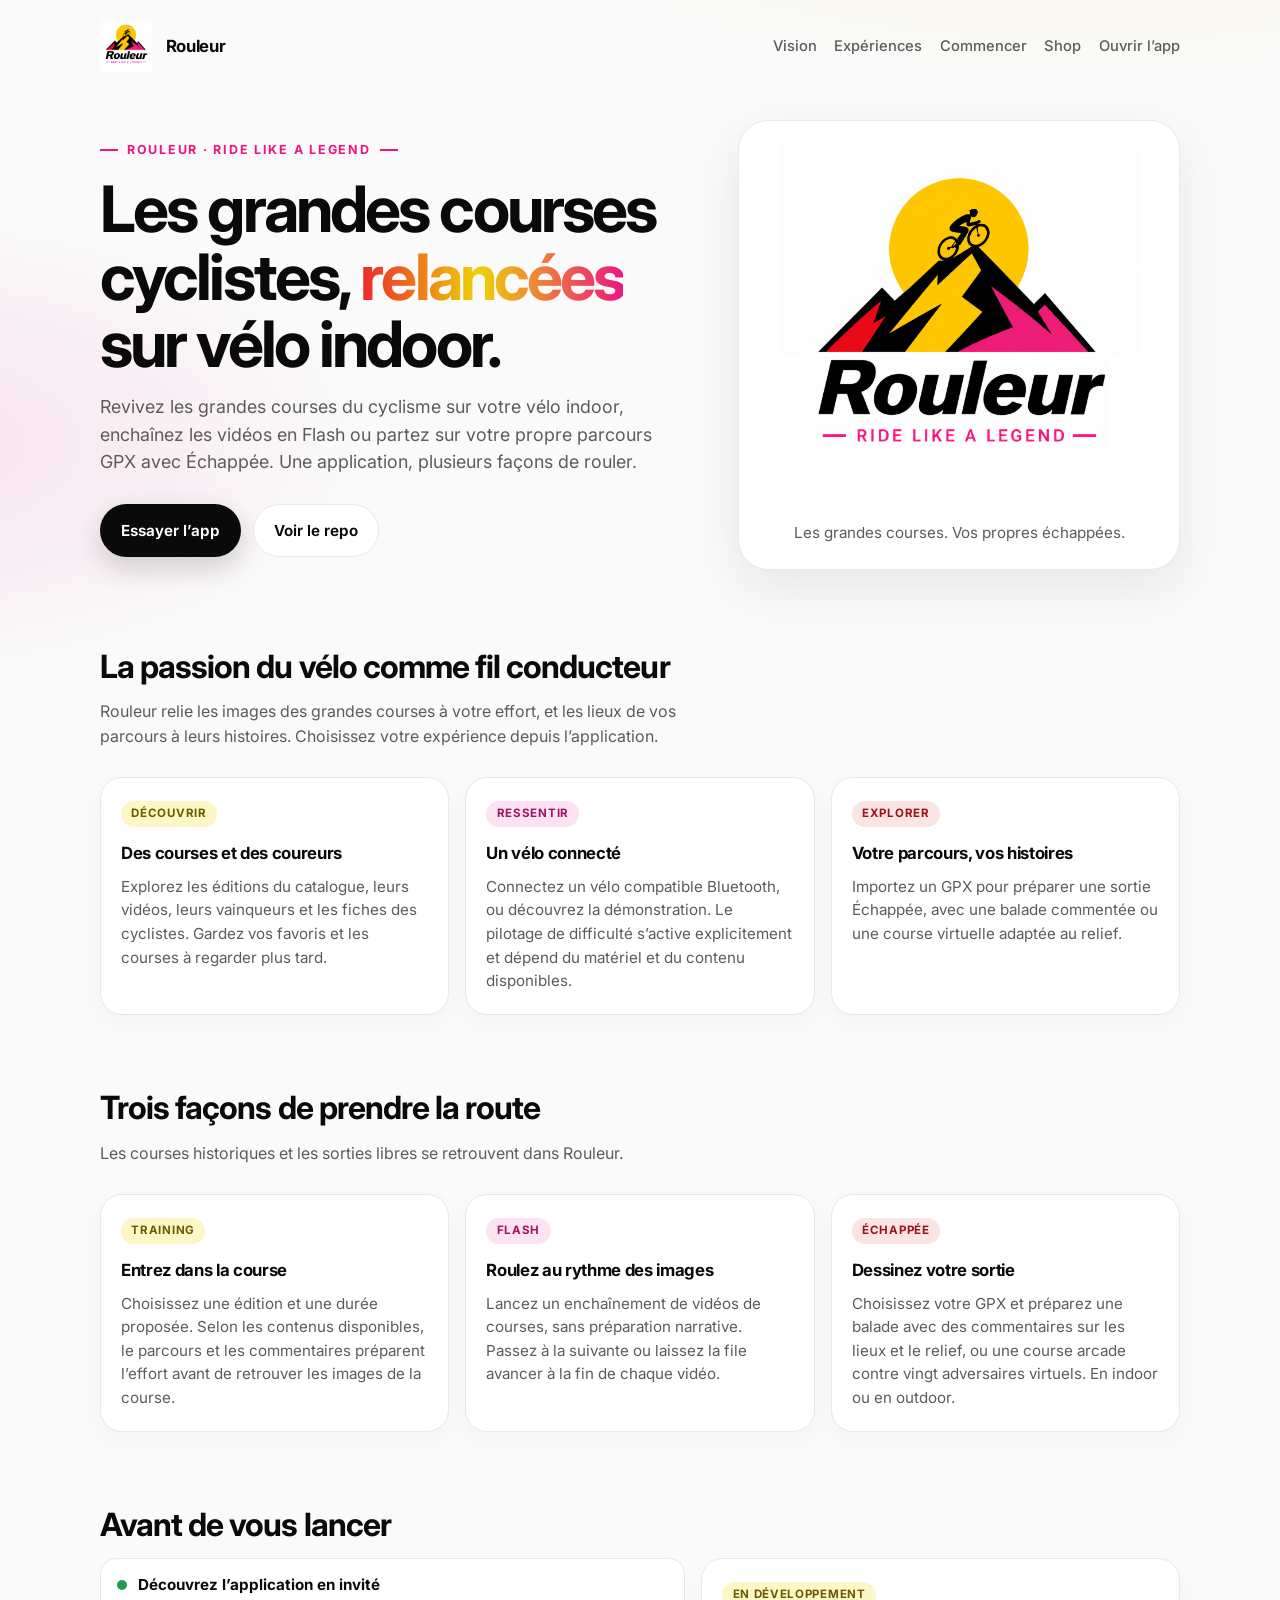
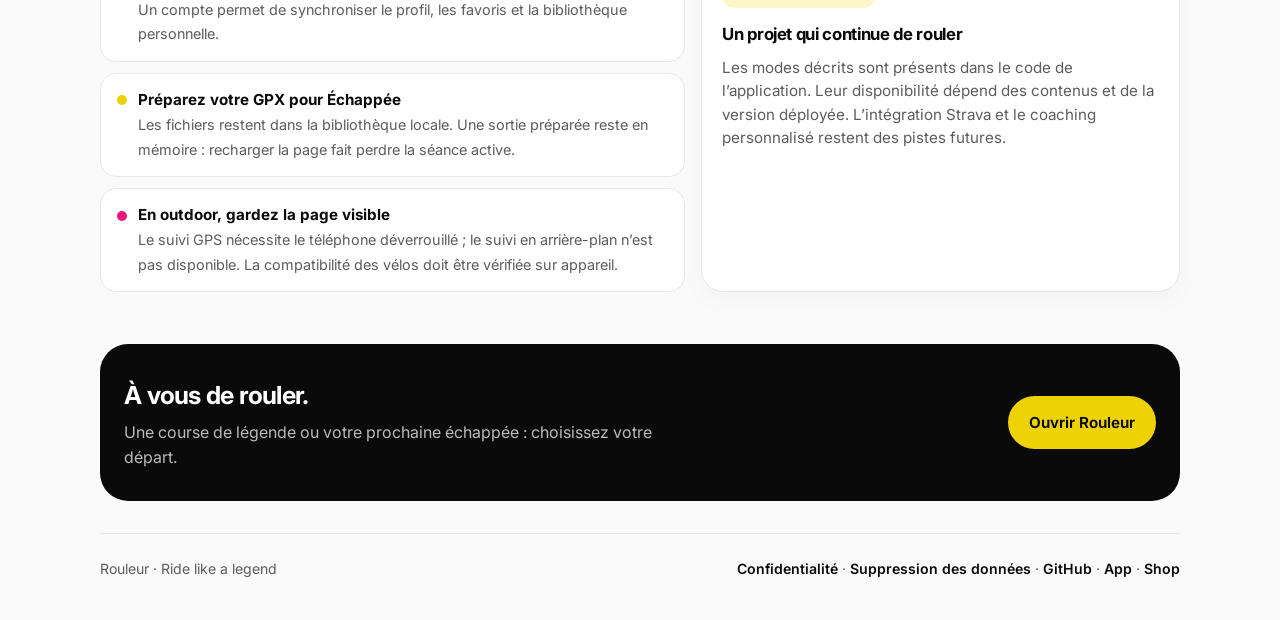
<file: index.html>
<!DOCTYPE html>
<html lang="fr">
<head>
  <meta charset="utf-8" />
  <meta name="viewport" content="width=device-width, initial-scale=1" />
  <title>Rouleur — Vélo indoor, courses cyclistes et parcours GPX</title>
  <meta name="description" content="Revivez les grandes courses cyclistes sur vélo indoor avec Training et Flash, ou explorez vos parcours GPX commentés avec Échappée dans Rouleur." />
  <link rel="canonical" href="https://rouleur.club/" />
  <meta property="og:type" content="website" />
  <meta property="og:locale" content="fr_FR" />
  <meta property="og:site_name" content="Rouleur" />
  <meta property="og:title" content="Rouleur — Vélo indoor, courses cyclistes et parcours GPX" />
  <meta property="og:description" content="Revivez les grandes courses cyclistes sur vélo indoor avec Training et Flash, ou explorez vos parcours GPX commentés avec Échappée dans Rouleur." />
  <meta property="og:url" content="https://rouleur.club/" />
  <meta property="og:image" content="https://rouleur.club/assets/rouleur-logo.png" />
  <meta property="og:image:width" content="1254" />
  <meta property="og:image:height" content="1254" />
  <meta property="og:image:alt" content="Rouleur — Ride like a legend, montagne et cycliste" />
  <meta name="twitter:card" content="summary" />
  <meta name="twitter:title" content="Rouleur — Vélo indoor, courses cyclistes et parcours GPX" />
  <meta name="twitter:description" content="Revivez les grandes courses cyclistes sur vélo indoor avec Training et Flash, ou explorez vos parcours GPX commentés avec Échappée dans Rouleur." />
  <meta name="twitter:image" content="https://rouleur.club/assets/rouleur-logo.png" />
  <meta name="twitter:image:alt" content="Rouleur — Ride like a legend, montagne et cycliste" />
  <meta name="theme-color" content="#0a0a0a" />
  <link rel="icon" type="image/png" href="assets/favicon.png" />
  <link rel="apple-touch-icon" href="assets/apple-touch-icon.png" />
  <link rel="preconnect" href="https://fonts.googleapis.com" />
  <link rel="preconnect" href="https://fonts.gstatic.com" crossorigin />
  <link href="https://fonts.googleapis.com/css2?family=Inter:wght@400;500;600;700;800&display=swap" rel="stylesheet" />
  <script type="application/ld+json">
{
  "@context": "https://schema.org",
  "@graph": [
    {
      "@type": "WebSite",
      "@id": "https://rouleur.club/#website",
      "url": "https://rouleur.club/",
      "name": "Rouleur",
      "inLanguage": "fr"
    },
    {
      "@type": "WebPage",
      "@id": "https://rouleur.club/#webpage",
      "url": "https://rouleur.club/",
      "name": "Rouleur — Vélo indoor, courses cyclistes et parcours GPX",
      "description": "Revivez les grandes courses cyclistes sur vélo indoor avec Training et Flash, ou explorez vos parcours GPX commentés avec Échappée dans Rouleur.",
      "inLanguage": "fr",
      "isPartOf": {
        "@id": "https://rouleur.club/#website"
      },
      "primaryImageOfPage": {
        "@type": "ImageObject",
        "url": "https://rouleur.club/assets/rouleur-logo.png",
        "width": 1254,
        "height": 1254
      }
    }
  ]
}
  </script>
  <style>
    :root {
      --ink: #0a0a0a;
      --paper: #fafafa;
      --muted: #5c5c5c;
      --line: #e8e8e8;
      --yellow: #edd206;
      --pink: #ed167e;
      --red: #ed262e;
      --card: #ffffff;
      --shadow: 0 18px 50px rgba(10, 10, 10, 0.08);
      --radius: 22px;
    }

    * { box-sizing: border-box; }
    html { scroll-behavior: smooth; }
    body {
      margin: 0;
      font-family: Inter, system-ui, -apple-system, Segoe UI, Roboto, sans-serif;
      color: var(--ink);
      background:
        radial-gradient(1200px 500px at 85% -10%, rgba(245, 212, 0, 0.18), transparent 60%),
        radial-gradient(900px 420px at -10% 20%, rgba(233, 30, 140, 0.12), transparent 55%),
        var(--paper);
      line-height: 1.55;
    }

    a { color: inherit; }
    a:focus-visible { outline: 3px solid var(--pink); outline-offset: 4px; }
    @media (prefers-reduced-motion: reduce) { html { scroll-behavior: auto; } .btn { transition: none; } }

    .wrap {
      width: min(1080px, calc(100% - 2.5rem));
      margin: 0 auto;
    }

    header {
      display: flex;
      align-items: center;
      justify-content: space-between;
      padding: 1.25rem 0 0.5rem;
      gap: 1rem;
    }

    .brand {
      display: flex;
      align-items: center;
      gap: 0.85rem;
      text-decoration: none;
      font-weight: 700;
      letter-spacing: -0.02em;
    }

    .brand img {
      width: 52px;
      height: 52px;
      object-fit: contain;
    }

    .brand span { font-size: 1.05rem; }

    nav {
      display: flex;
      flex-wrap: wrap;
      gap: 0.75rem 1.1rem;
      font-size: 0.92rem;
      font-weight: 500;
      color: var(--muted);
    }

    nav a { text-decoration: none; }
    nav a:hover { color: var(--ink); }

    .hero {
      display: grid;
      grid-template-columns: 1.15fr 0.85fr;
      gap: 2.5rem;
      align-items: center;
      padding: 2.5rem 0 3.5rem;
    }

    .eyebrow {
      display: inline-flex;
      align-items: center;
      gap: 0.55rem;
      font-size: 0.78rem;
      font-weight: 700;
      letter-spacing: 0.14em;
      text-transform: uppercase;
      color: var(--pink);
      margin: 0 0 1rem;
    }

    .eyebrow::before,
    .eyebrow::after {
      content: "";
      width: 18px;
      height: 2px;
      background: var(--pink);
    }

    h1 {
      margin: 0 0 1rem;
      font-size: clamp(2.4rem, 5vw, 4rem);
      line-height: 1.05;
      letter-spacing: -0.045em;
    }

    h1 em {
      font-style: normal;
      background: linear-gradient(90deg, var(--red), var(--yellow) 45%, var(--pink));
      -webkit-background-clip: text;
      background-clip: text;
      color: transparent;
    }

    .lede {
      margin: 0 0 1.75rem;
      font-size: 1.12rem;
      color: var(--muted);
      max-width: 36rem;
    }

    .actions {
      display: flex;
      flex-wrap: wrap;
      gap: 0.75rem;
    }

    .btn {
      display: inline-flex;
      align-items: center;
      justify-content: center;
      gap: 0.45rem;
      padding: 0.85rem 1.25rem;
      border-radius: 999px;
      text-decoration: none;
      font-weight: 650;
      font-size: 0.95rem;
      border: 1px solid transparent;
      transition: transform 0.15s ease, box-shadow 0.15s ease, background 0.15s ease;
    }

    .btn:hover { transform: translateY(-1px); }

    .btn-primary {
      background: var(--ink);
      color: white;
      box-shadow: 0 10px 28px rgba(10, 10, 10, 0.18);
    }

    .btn-secondary {
      background: white;
      border-color: var(--line);
    }

    .hero-card {
      background: var(--card);
      border: 1px solid var(--line);
      border-radius: calc(var(--radius) + 8px);
      box-shadow: var(--shadow);
      padding: 1.5rem;
      text-align: center;
    }

    .hero-card img {
      width: min(100%, 360px);
      height: auto;
      display: block;
      margin: 0 auto 1rem;
    }

    .hero-card p {
      margin: 0;
      color: var(--muted);
      font-size: 0.95rem;
    }

    section {
      padding: 1rem 0 3.25rem;
    }

    .section-title {
      margin: 0 0 0.5rem;
      font-size: clamp(1.5rem, 3vw, 2rem);
      letter-spacing: -0.03em;
    }

    .section-sub {
      margin: 0 0 1.75rem;
      color: var(--muted);
      max-width: 40rem;
    }

    .grid {
      display: grid;
      grid-template-columns: repeat(3, 1fr);
      gap: 1rem;
    }

    .card {
      background: var(--card);
      border: 1px solid var(--line);
      border-radius: var(--radius);
      padding: 1.35rem 1.25rem;
      box-shadow: 0 8px 24px rgba(10, 10, 10, 0.03);
    }

    .card h3 {
      margin: 0 0 0.55rem;
      font-size: 1.05rem;
      letter-spacing: -0.02em;
    }

    .card p {
      margin: 0;
      color: var(--muted);
      font-size: 0.95rem;
    }

    .pill {
      display: inline-block;
      margin-bottom: 0.8rem;
      padding: 0.25rem 0.65rem;
      border-radius: 999px;
      font-size: 0.72rem;
      font-weight: 700;
      letter-spacing: 0.06em;
      text-transform: uppercase;
      background: rgba(245, 212, 0, 0.22);
      color: #6b5a00;
    }

    .pill.pink { background: rgba(233, 30, 140, 0.12); color: #a01362; }
    .pill.red { background: rgba(227, 28, 35, 0.12); color: #9d1218; }

    .status {
      display: grid;
      grid-template-columns: 1.1fr 0.9fr;
      gap: 1rem;
    }

    .status-list {
      list-style: none;
      margin: 0;
      padding: 0;
      display: grid;
      gap: 0.7rem;
    }

    .status-list li {
      display: flex;
      gap: 0.7rem;
      align-items: flex-start;
      background: var(--card);
      border: 1px solid var(--line);
      border-radius: 16px;
      padding: 0.9rem 1rem;
    }

    .dot {
      width: 10px;
      height: 10px;
      border-radius: 50%;
      margin-top: 0.45rem;
      flex: 0 0 auto;
      background: var(--pink);
    }

    .dot.ok { background: #1f9d55; }
    .dot.next { background: var(--yellow); }

    .status-list strong { display: block; font-size: 0.95rem; }
    .status-list span { color: var(--muted); font-size: 0.9rem; }

    .cta {
      background: var(--ink);
      color: white;
      border-radius: calc(var(--radius) + 6px);
      padding: 2rem 1.5rem;
      display: flex;
      flex-wrap: wrap;
      align-items: center;
      justify-content: space-between;
      gap: 1.25rem;
      margin-bottom: 2rem;
    }

    .cta h2 {
      margin: 0 0 0.35rem;
      font-size: 1.55rem;
      letter-spacing: -0.03em;
    }

    .cta p {
      margin: 0;
      color: rgba(255,255,255,0.72);
      max-width: 36rem;
    }

    .cta .btn-primary {
      background: var(--yellow);
      color: var(--ink);
      box-shadow: none;
    }

    footer {
      border-top: 1px solid var(--line);
      padding: 1.5rem 0 2.5rem;
      color: var(--muted);
      font-size: 0.88rem;
      display: flex;
      flex-wrap: wrap;
      gap: 0.75rem 1.25rem;
      justify-content: space-between;
    }

    footer a { color: var(--ink); font-weight: 600; text-decoration: none; }

    @media (max-width: 860px) {
      .hero, .grid, .status { grid-template-columns: 1fr; }
      header { flex-wrap: wrap; }
      nav { gap: .7rem; font-size: .85rem; }
      .hero { padding-top: 1.5rem; }
    }
  </style>
</head>
<body>
  <div class="wrap">
    <header>
      <a class="brand" href="./">
        <img src="assets/rouleur-logo.png" width="1254" height="1254" alt="" />
        <span>Rouleur</span>
      </a>
      <nav>
        <a href="#vision">Vision</a>
        <a href="#experiences">Expériences</a>
        <a href="#demarrer">Commencer</a>
        <a href="https://shop.rouleur.club">Shop</a>
        <a href="https://legend-161af.web.app" target="_blank" rel="noopener">Ouvrir l’app</a>
      </nav>
    </header>

    <main>
    <section class="hero">
      <div>
        <p class="eyebrow">Rouleur · Ride like a legend</p>
        <h1>Les grandes courses cyclistes, <em>relancées</em> sur vélo indoor.</h1>
        <p class="lede">
          Revivez les grandes courses du cyclisme sur votre vélo indoor, enchaînez les vidéos
          en Flash ou partez sur votre propre parcours GPX avec Échappée.
          Une application, plusieurs façons de rouler.
        </p>
        <div class="actions">
          <a class="btn btn-primary" href="https://legend-161af.web.app" target="_blank" rel="noopener">Essayer l’app</a>
          <a class="btn btn-secondary" href="https://github.com/bevrard/legend" target="_blank" rel="noopener">Voir le repo</a>
        </div>
      </div>
      <aside class="hero-card">
        <img src="assets/rouleur-logo.png" width="1254" height="1254" alt="Rouleur — Ride like a legend, montagne et cycliste" />
        <p>Les grandes courses. Vos propres échappées.</p>
      </aside>
    </section>

    <section id="vision">
      <h2 class="section-title">La passion du vélo comme fil conducteur</h2>
      <p class="section-sub">Rouleur relie les images des grandes courses à votre effort, et les lieux de vos parcours à leurs histoires. Choisissez votre expérience depuis l’application.</p>
      <div class="grid">
        <article class="card"><span class="pill">Découvrir</span><h3>Des courses et des coureurs</h3><p>Explorez les éditions du catalogue, leurs vidéos, leurs vainqueurs et les fiches des cyclistes. Gardez vos favoris et les courses à regarder plus tard.</p></article>
        <article class="card"><span class="pill pink">Ressentir</span><h3>Un vélo connecté</h3><p>Connectez un vélo compatible Bluetooth, ou découvrez la démonstration. Le pilotage de difficulté s’active explicitement et dépend du matériel et du contenu disponibles.</p></article>
        <article class="card"><span class="pill red">Explorer</span><h3>Votre parcours, vos histoires</h3><p>Importez un GPX pour préparer une sortie Échappée, avec une balade commentée ou une course virtuelle adaptée au relief.</p></article>
      </div>
    </section>
    <section id="experiences">
      <h2 class="section-title">Trois façons de prendre la route</h2>
      <p class="section-sub">Les courses historiques et les sorties libres se retrouvent dans Rouleur.</p>
      <div class="grid">
        <article class="card"><span class="pill">Training</span><h3>Entrez dans la course</h3><p>Choisissez une édition et une durée proposée. Selon les contenus disponibles, le parcours et les commentaires préparent l’effort avant de retrouver les images de la course.</p></article>
        <article class="card"><span class="pill pink">Flash</span><h3>Roulez au rythme des images</h3><p>Lancez un enchaînement de vidéos de courses, sans préparation narrative. Passez à la suivante ou laissez la file avancer à la fin de chaque vidéo.</p></article>
        <article class="card"><span class="pill red">Échappée</span><h3>Dessinez votre sortie</h3><p>Choisissez votre GPX et préparez une balade avec des commentaires sur les lieux et le relief, ou une course arcade contre vingt adversaires virtuels. En indoor ou en outdoor.</p></article>
      </div>
    </section>
    <section id="demarrer">
      <h2 class="section-title">Avant de vous lancer</h2>
      <div class="status">
        <ul class="status-list">
          <li><span class="dot ok" aria-hidden="true"></span><div><strong>Découvrez l’application en invité</strong><span>Un compte permet de synchroniser le profil, les favoris et la bibliothèque personnelle.</span></div></li>
          <li><span class="dot next" aria-hidden="true"></span><div><strong>Préparez votre GPX pour Échappée</strong><span>Les fichiers restent dans la bibliothèque locale. Une sortie préparée reste en mémoire : recharger la page fait perdre la séance active.</span></div></li>
          <li><span class="dot" aria-hidden="true"></span><div><strong>En outdoor, gardez la page visible</strong><span>Le suivi GPS nécessite le téléphone déverrouillé ; le suivi en arrière-plan n’est pas disponible. La compatibilité des vélos doit être vérifiée sur appareil.</span></div></li>
        </ul>
        <aside class="card"><span class="pill">En développement</span><h3>Un projet qui continue de rouler</h3><p>Les modes décrits sont présents dans le code de l’application. Leur disponibilité dépend des contenus et de la version déployée. L’intégration Strava et le coaching personnalisé restent des pistes futures.</p></aside>
      </div>
    </section>
    <section class="cta"><div><h2>À vous de rouler.</h2><p>Une course de légende ou votre prochaine échappée : choisissez votre départ.</p></div><a class="btn btn-primary" href="https://legend-161af.web.app" target="_blank" rel="noopener">Ouvrir Rouleur</a></section>
    </main>
    <footer>
      <div>Rouleur · Ride like a legend</div>
      <div>
        <a href="confidentialite/">Confidentialité</a>
        ·
        <a href="suppression-des-donnees/">Suppression des données</a>
        ·
        <a href="https://github.com/bevrard/legend">GitHub</a>
        ·
        <a href="https://legend-161af.web.app">App</a>
        ·
        <a href="https://shop.rouleur.club">Shop</a>
      </div>
    </footer>
  </div>
</body>
</html>
</file>
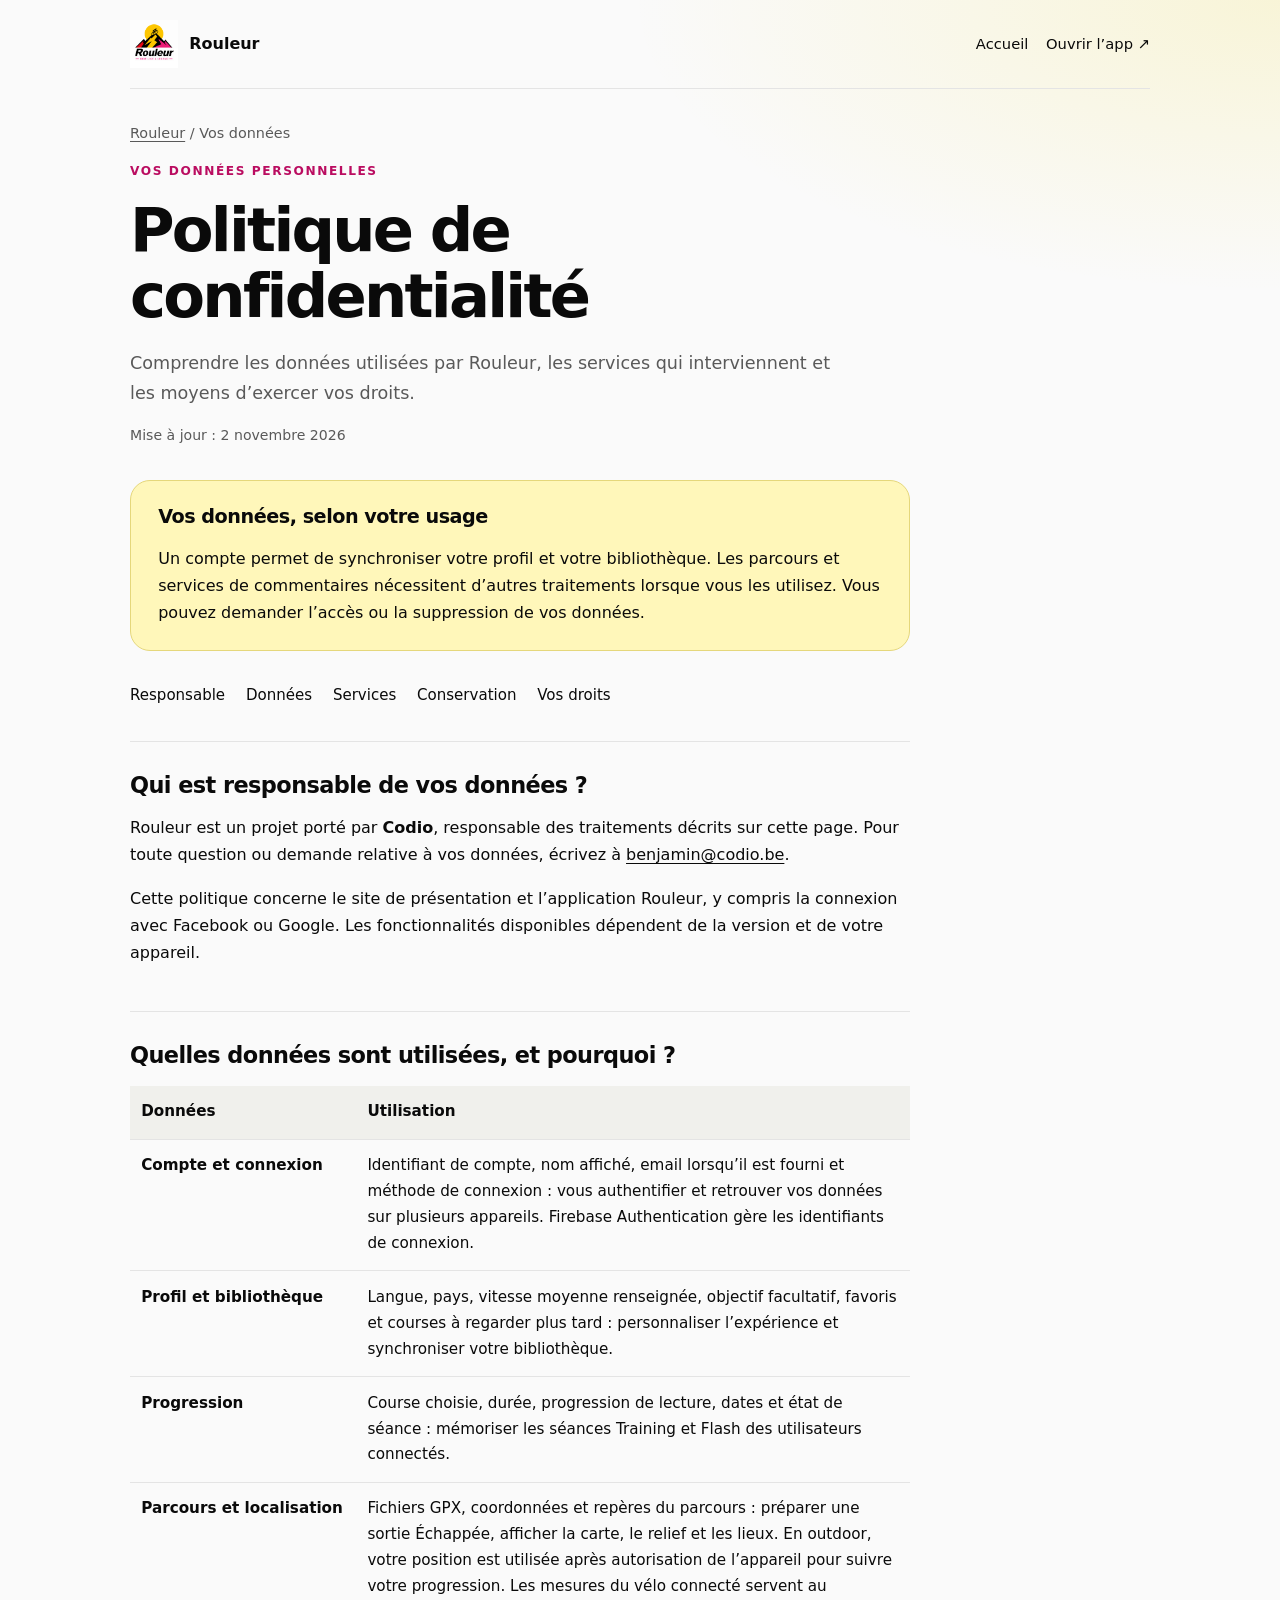
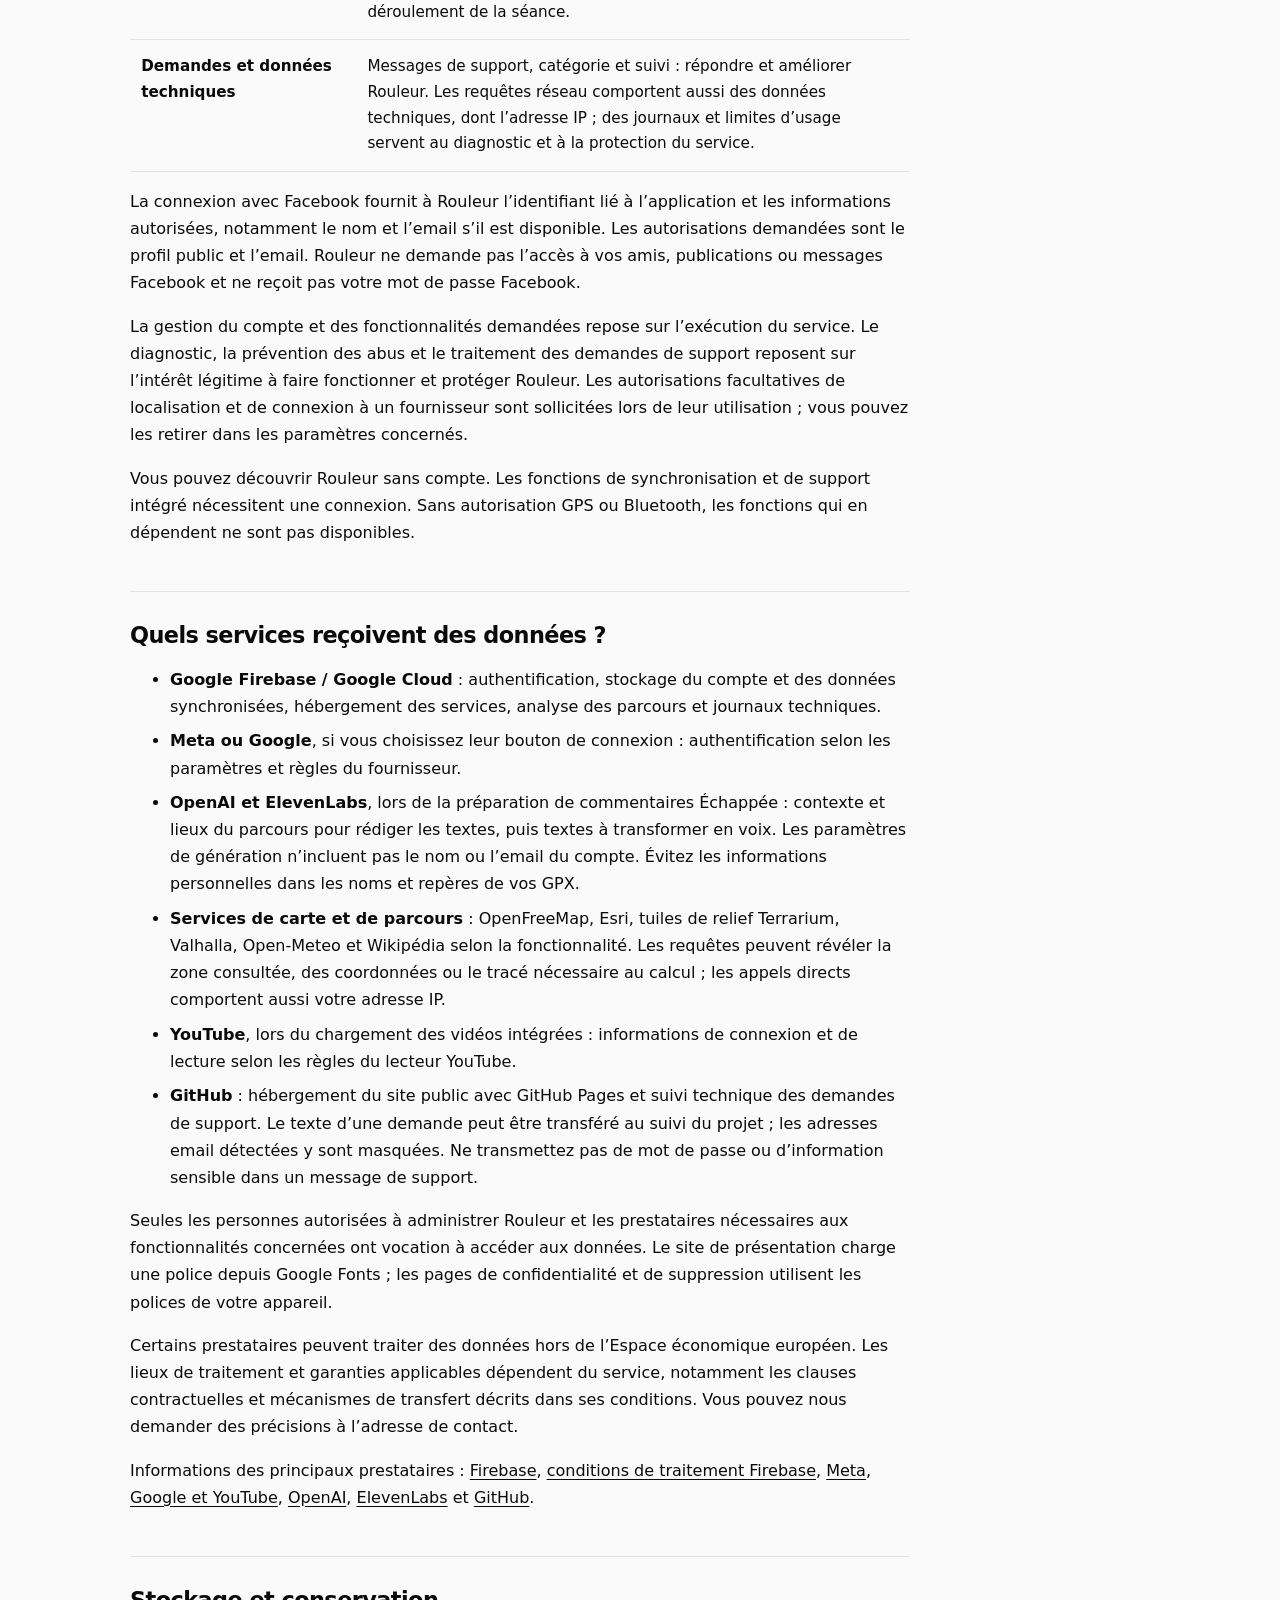
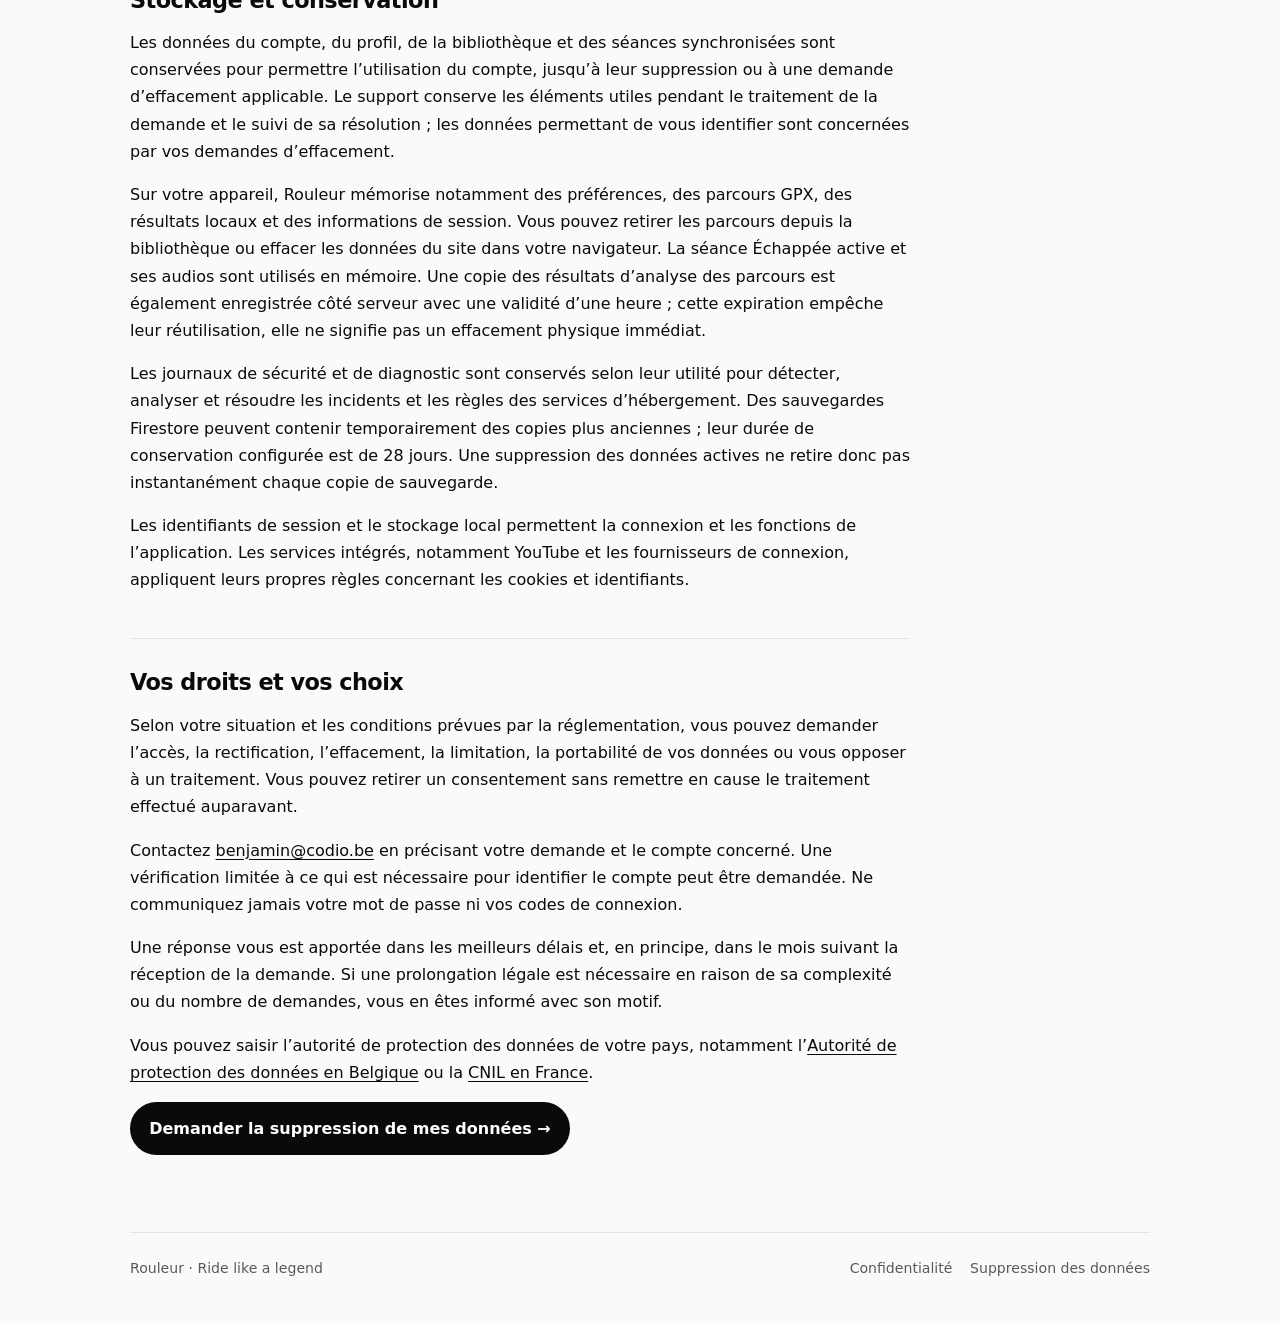
<file: confidentialite/index.html>
<!DOCTYPE html>
<html lang="fr">
<head>
  <meta charset="utf-8" />
  <meta name="viewport" content="width=device-width, initial-scale=1" />
  <title>Politique de confidentialité — Rouleur</title>
  <meta name="description" content="Comprendre les données utilisées par Rouleur, les services qui interviennent et les moyens d’exercer vos droits." />
  <link rel="canonical" href="https://rouleur.club/confidentialite/" />
  <meta property="og:type" content="website" />
  <meta property="og:locale" content="fr_FR" />
  <meta property="og:site_name" content="Rouleur" />
  <meta property="og:title" content="Politique de confidentialité — Rouleur" />
  <meta property="og:description" content="Comprendre les données utilisées par Rouleur, les services qui interviennent et les moyens d’exercer vos droits." />
  <meta property="og:url" content="https://rouleur.club/confidentialite/" />
  <meta property="og:image" content="https://rouleur.club/assets/rouleur-logo.png" />
  <meta name="theme-color" content="#fafafa" />
  <link rel="icon" type="image/png" href="../assets/favicon.png" />
  <link rel="stylesheet" href="../assets/legal.css" />
</head>
<body>
  <a class="skip" href="#contenu">Aller au contenu</a>
  <div class="wrap">
    <header>
      <a class="brand" href="../"><img src="../assets/rouleur-logo.png" width="1254" height="1254" alt="" /><span>Rouleur</span></a>
      <nav aria-label="Navigation principale"><a href="../">Accueil</a><a href="https://legend-161af.web.app">Ouvrir l’app ↗</a></nav>
    </header>
    <main id="contenu">
      <p class="breadcrumb"><a href="../">Rouleur</a> / Vos données</p>
      <p class="eyebrow">Vos données personnelles</p>
      <h1>Politique de confidentialité</h1>
      <p class="intro">Comprendre les données utilisées par Rouleur, les services qui interviennent et les moyens d’exercer vos droits.</p>
      <p class="date">Mise à jour : <time datetime="2026-11-02">2 novembre 2026</time></p>
      <aside class="summary" aria-label="À retenir"><h2>Vos données, selon votre usage</h2><p>Un compte permet de synchroniser votre profil et votre bibliothèque. Les parcours et services de commentaires nécessitent d’autres traitements lorsque vous les utilisez. Vous pouvez demander l’accès ou la suppression de vos données.</p></aside>
      <nav class="toc" aria-label="Sommaire de la page"><a href="#responsable">Responsable</a><a href="#donnees">Données</a><a href="#services">Services</a><a href="#conservation">Conservation</a><a href="#droits">Vos droits</a></nav>
      <div class="content">
<section id="responsable"><h2>Qui est responsable de vos données ?</h2>
<p>Rouleur est un projet porté par <strong>Codio</strong>, responsable des traitements décrits sur cette page. Pour toute question ou demande relative à vos données, écrivez à <a class="contact" href="mailto:benjamin@codio.be">benjamin@codio.be</a>.</p>
<p>Cette politique concerne le site de présentation et l’application Rouleur, y compris la connexion avec Facebook ou Google. Les fonctionnalités disponibles dépendent de la version et de votre appareil.</p></section>
<section id="donnees"><h2>Quelles données sont utilisées, et pourquoi ?</h2>
<table><thead><tr><th scope="col">Données</th><th scope="col">Utilisation</th></tr></thead><tbody>
<tr><td>Compte et connexion</td><td>Identifiant de compte, nom affiché, email lorsqu’il est fourni et méthode de connexion : vous authentifier et retrouver vos données sur plusieurs appareils. Firebase Authentication gère les identifiants de connexion.</td></tr>
<tr><td>Profil et bibliothèque</td><td>Langue, pays, vitesse moyenne renseignée, objectif facultatif, favoris et courses à regarder plus tard : personnaliser l’expérience et synchroniser votre bibliothèque.</td></tr>
<tr><td>Progression</td><td>Course choisie, durée, progression de lecture, dates et état de séance : mémoriser les séances Training et Flash des utilisateurs connectés.</td></tr>
<tr><td>Parcours et localisation</td><td>Fichiers GPX, coordonnées et repères du parcours : préparer une sortie Échappée, afficher la carte, le relief et les lieux. En outdoor, votre position est utilisée après autorisation de l’appareil pour suivre votre progression. Les mesures du vélo connecté servent au déroulement de la séance.</td></tr>
<tr><td>Demandes et données techniques</td><td>Messages de support, catégorie et suivi : répondre et améliorer Rouleur. Les requêtes réseau comportent aussi des données techniques, dont l’adresse IP ; des journaux et limites d’usage servent au diagnostic et à la protection du service.</td></tr>
</tbody></table>
<p>La connexion avec Facebook fournit à Rouleur l’identifiant lié à l’application et les informations autorisées, notamment le nom et l’email s’il est disponible. Les autorisations demandées sont le profil public et l’email. Rouleur ne demande pas l’accès à vos amis, publications ou messages Facebook et ne reçoit pas votre mot de passe Facebook.</p>
<p>La gestion du compte et des fonctionnalités demandées repose sur l’exécution du service. Le diagnostic, la prévention des abus et le traitement des demandes de support reposent sur l’intérêt légitime à faire fonctionner et protéger Rouleur. Les autorisations facultatives de localisation et de connexion à un fournisseur sont sollicitées lors de leur utilisation ; vous pouvez les retirer dans les paramètres concernés.</p>
<p>Vous pouvez découvrir Rouleur sans compte. Les fonctions de synchronisation et de support intégré nécessitent une connexion. Sans autorisation GPS ou Bluetooth, les fonctions qui en dépendent ne sont pas disponibles.</p></section>
<section id="services"><h2>Quels services reçoivent des données ?</h2>
<ul>
<li><strong>Google Firebase / Google Cloud</strong> : authentification, stockage du compte et des données synchronisées, hébergement des services, analyse des parcours et journaux techniques.</li>
<li><strong>Meta ou Google</strong>, si vous choisissez leur bouton de connexion : authentification selon les paramètres et règles du fournisseur.</li>
<li><strong>OpenAI et ElevenLabs</strong>, lors de la préparation de commentaires Échappée : contexte et lieux du parcours pour rédiger les textes, puis textes à transformer en voix. Les paramètres de génération n’incluent pas le nom ou l’email du compte. Évitez les informations personnelles dans les noms et repères de vos GPX.</li>
<li><strong>Services de carte et de parcours</strong> : OpenFreeMap, Esri, tuiles de relief Terrarium, Valhalla, Open-Meteo et Wikipédia selon la fonctionnalité. Les requêtes peuvent révéler la zone consultée, des coordonnées ou le tracé nécessaire au calcul ; les appels directs comportent aussi votre adresse IP.</li>
<li><strong>YouTube</strong>, lors du chargement des vidéos intégrées : informations de connexion et de lecture selon les règles du lecteur YouTube.</li>
<li><strong>GitHub</strong> : hébergement du site public avec GitHub Pages et suivi technique des demandes de support. Le texte d’une demande peut être transféré au suivi du projet ; les adresses email détectées y sont masquées. Ne transmettez pas de mot de passe ou d’information sensible dans un message de support.</li>
</ul>
<p>Seules les personnes autorisées à administrer Rouleur et les prestataires nécessaires aux fonctionnalités concernées ont vocation à accéder aux données. Le site de présentation charge une police depuis Google Fonts ; les pages de confidentialité et de suppression utilisent les polices de votre appareil.</p>
<p>Certains prestataires peuvent traiter des données hors de l’Espace économique européen. Les lieux de traitement et garanties applicables dépendent du service, notamment les clauses contractuelles et mécanismes de transfert décrits dans ses conditions. Vous pouvez nous demander des précisions à l’adresse de contact.</p>
<p>Informations des principaux prestataires : <a href="https://firebase.google.com/support/privacy">Firebase</a>, <a href="https://firebase.google.com/terms/data-processing-terms">conditions de traitement Firebase</a>, <a href="https://www.facebook.com/privacy/policy/">Meta</a>, <a href="https://policies.google.com/privacy">Google et YouTube</a>, <a href="https://openai.com/policies/privacy-policy/">OpenAI</a>, <a href="https://elevenlabs.io/privacy-policy">ElevenLabs</a> et <a href="https://docs.github.com/en/site-policy/privacy-policies/github-general-privacy-statement">GitHub</a>.</p></section>
<section id="conservation"><h2>Stockage et conservation</h2>
<p>Les données du compte, du profil, de la bibliothèque et des séances synchronisées sont conservées pour permettre l’utilisation du compte, jusqu’à leur suppression ou à une demande d’effacement applicable. Le support conserve les éléments utiles pendant le traitement de la demande et le suivi de sa résolution ; les données permettant de vous identifier sont concernées par vos demandes d’effacement.</p>
<p>Sur votre appareil, Rouleur mémorise notamment des préférences, des parcours GPX, des résultats locaux et des informations de session. Vous pouvez retirer les parcours depuis la bibliothèque ou effacer les données du site dans votre navigateur. La séance Échappée active et ses audios sont utilisés en mémoire. Une copie des résultats d’analyse des parcours est également enregistrée côté serveur avec une validité d’une heure ; cette expiration empêche leur réutilisation, elle ne signifie pas un effacement physique immédiat.</p>
<p>Les journaux de sécurité et de diagnostic sont conservés selon leur utilité pour détecter, analyser et résoudre les incidents et les règles des services d’hébergement. Des sauvegardes Firestore peuvent contenir temporairement des copies plus anciennes ; leur durée de conservation configurée est de 28 jours. Une suppression des données actives ne retire donc pas instantanément chaque copie de sauvegarde.</p>
<p>Les identifiants de session et le stockage local permettent la connexion et les fonctions de l’application. Les services intégrés, notamment YouTube et les fournisseurs de connexion, appliquent leurs propres règles concernant les cookies et identifiants.</p></section>
<section id="droits"><h2>Vos droits et vos choix</h2>
<p>Selon votre situation et les conditions prévues par la réglementation, vous pouvez demander l’accès, la rectification, l’effacement, la limitation, la portabilité de vos données ou vous opposer à un traitement. Vous pouvez retirer un consentement sans remettre en cause le traitement effectué auparavant.</p>
<p>Contactez <a class="contact" href="mailto:benjamin@codio.be">benjamin@codio.be</a> en précisant votre demande et le compte concerné. Une vérification limitée à ce qui est nécessaire pour identifier le compte peut être demandée. Ne communiquez jamais votre mot de passe ni vos codes de connexion.</p>
<p>Une réponse vous est apportée dans les meilleurs délais et, en principe, dans le mois suivant la réception de la demande. Si une prolongation légale est nécessaire en raison de sa complexité ou du nombre de demandes, vous en êtes informé avec son motif.</p>
<p>Vous pouvez saisir l’autorité de protection des données de votre pays, notamment l’<a href="https://www.autoriteprotectiondonnees.be/citoyen">Autorité de protection des données en Belgique</a> ou la <a href="https://www.cnil.fr/fr/adresser-une-plainte">CNIL en France</a>.</p>
<p><a class="button" href="../suppression-des-donnees/">Demander la suppression de mes données →</a></p></section>
</div>
    </main>
    <footer><span>Rouleur · Ride like a legend</span><nav aria-label="Informations légales"><a href="../confidentialite/">Confidentialité</a><a href="../suppression-des-donnees/">Suppression des données</a></nav></footer>
  </div>
</body>
</html>
</file>
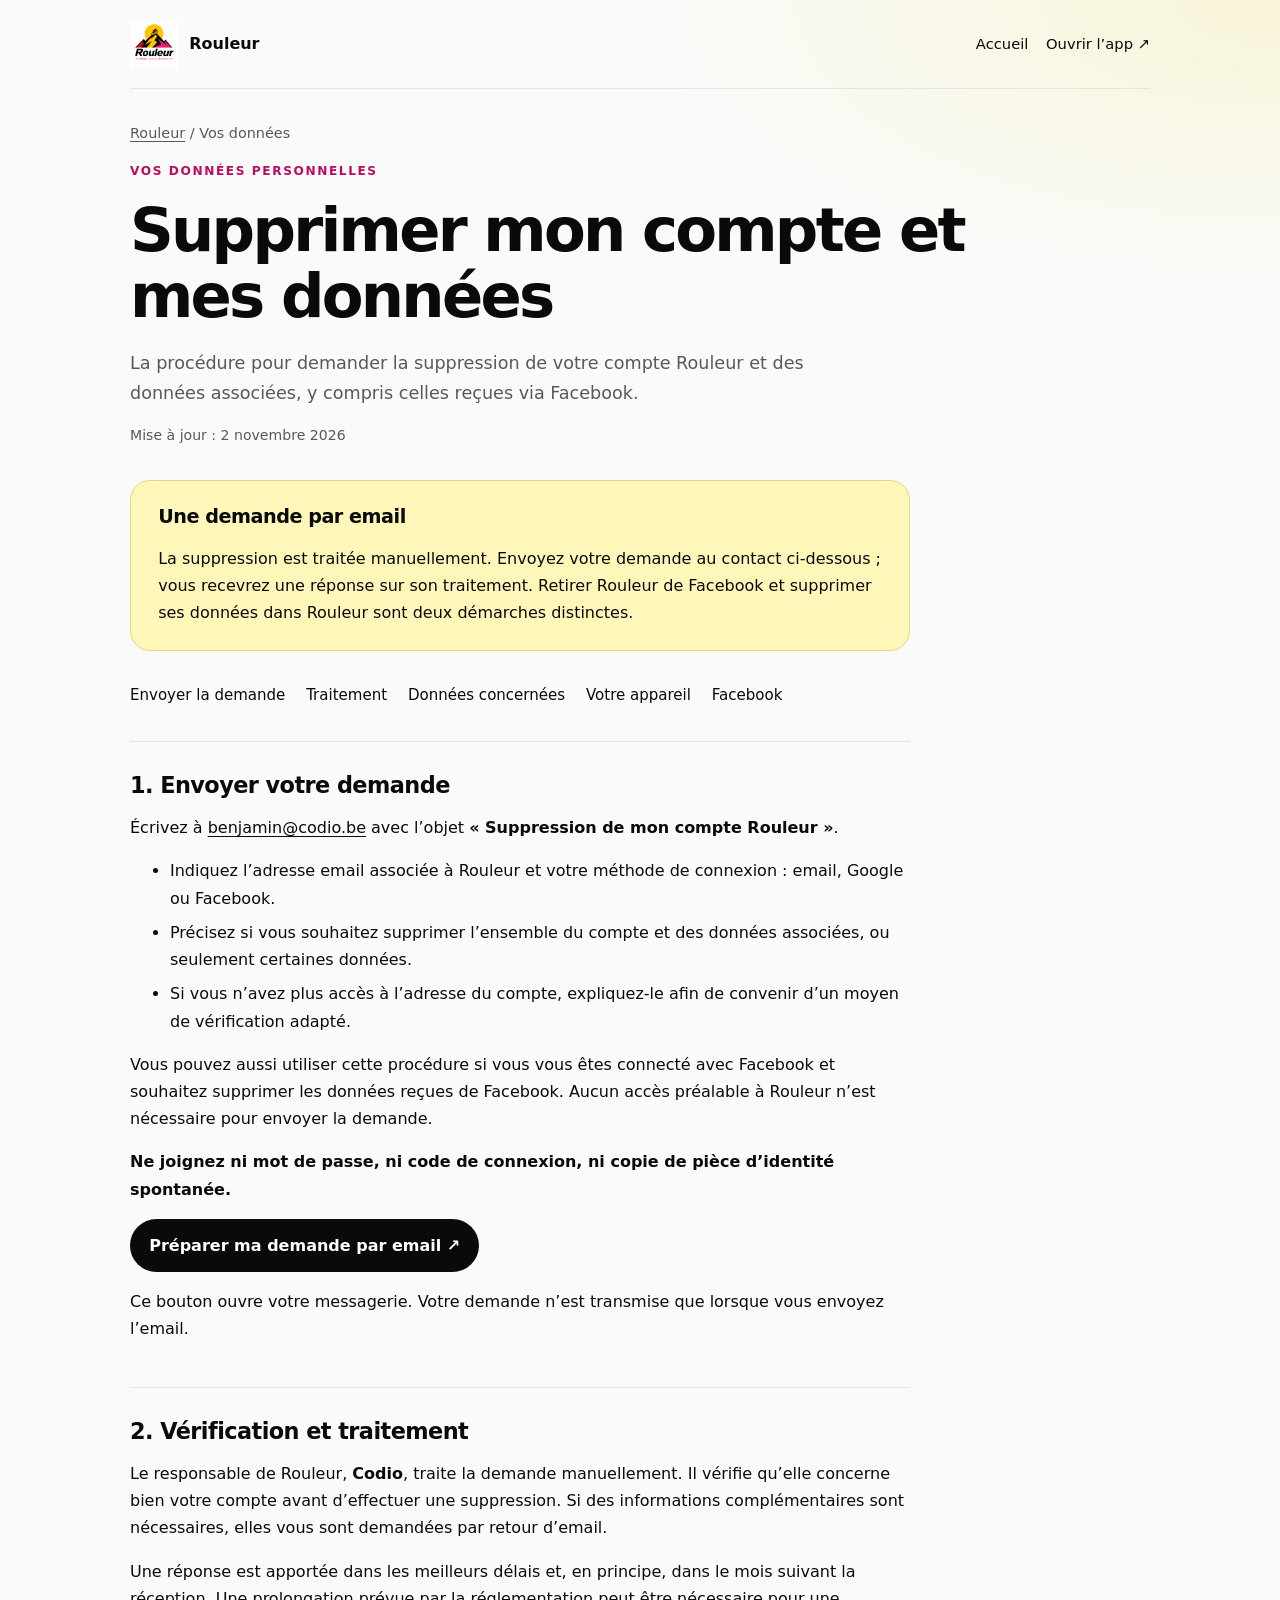
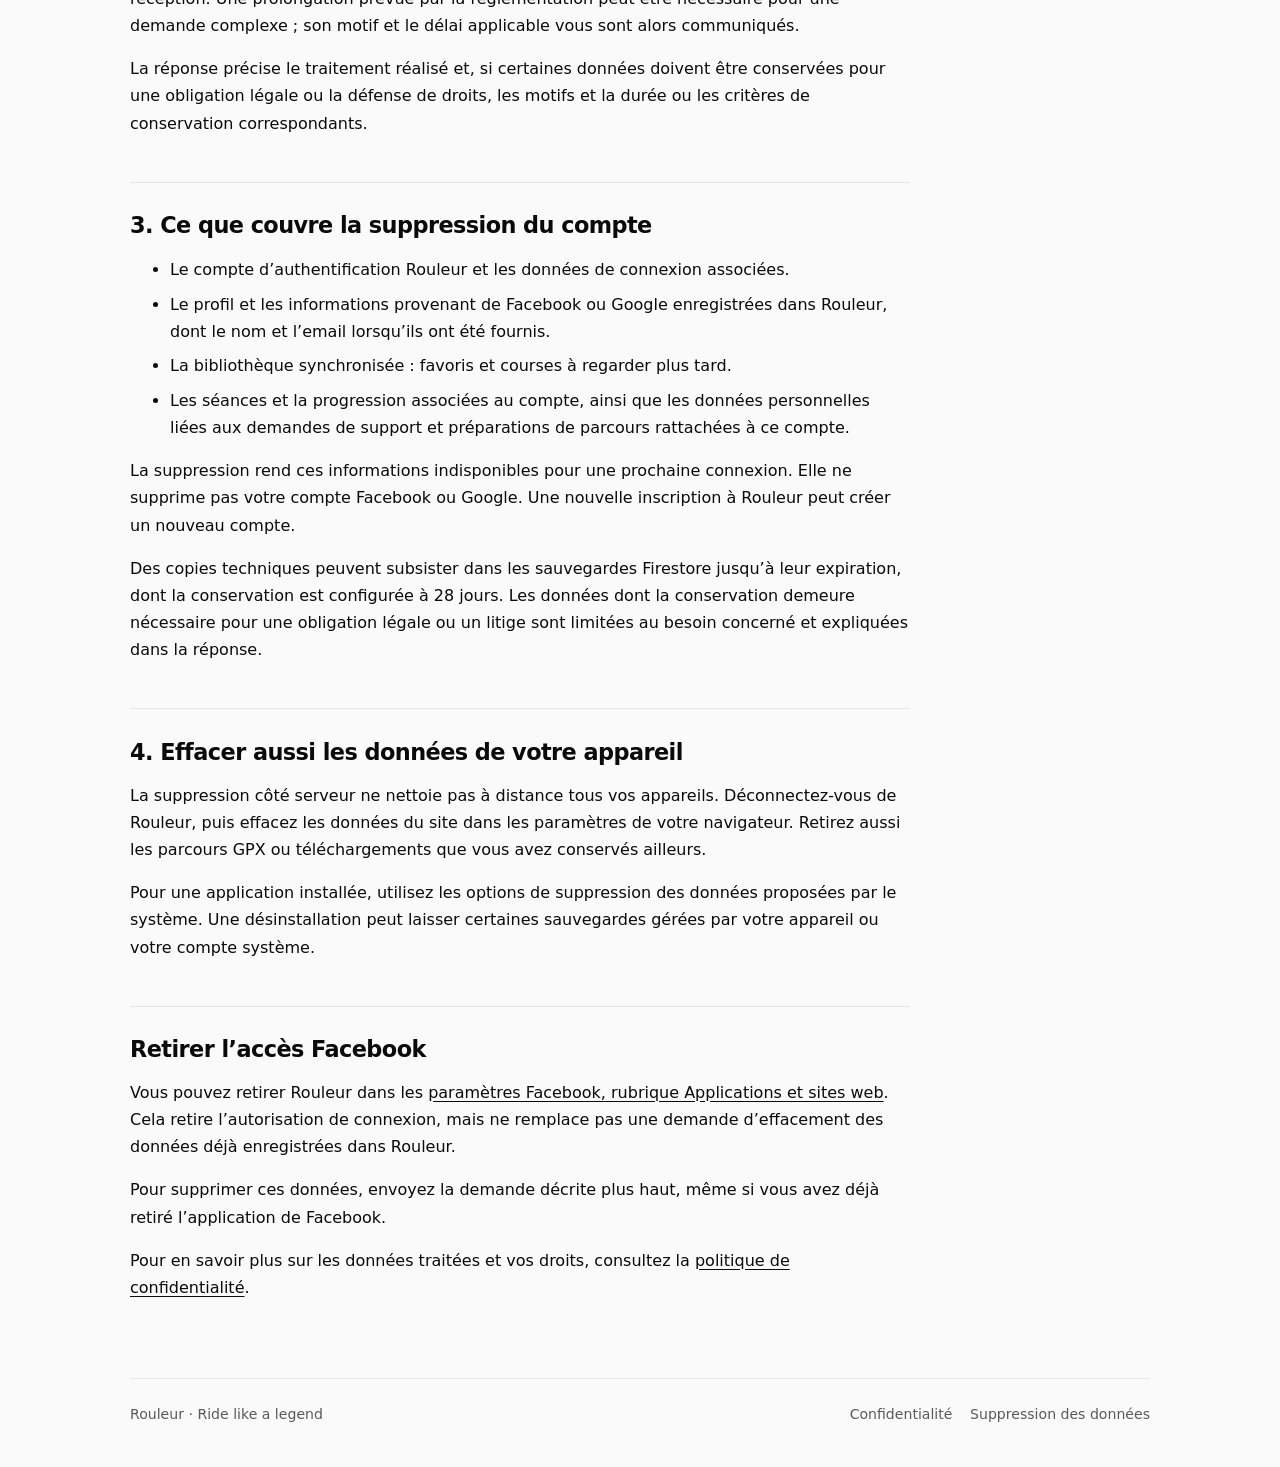
<file: suppression-des-donnees/index.html>
<!DOCTYPE html>
<html lang="fr">
<head>
  <meta charset="utf-8" />
  <meta name="viewport" content="width=device-width, initial-scale=1" />
  <title>Supprimer mon compte et mes données — Rouleur</title>
  <meta name="description" content="La procédure pour demander la suppression de votre compte Rouleur et des données associées, y compris celles reçues via Facebook." />
  <link rel="canonical" href="https://rouleur.club/suppression-des-donnees/" />
  <meta property="og:type" content="website" />
  <meta property="og:locale" content="fr_FR" />
  <meta property="og:site_name" content="Rouleur" />
  <meta property="og:title" content="Supprimer mon compte et mes données — Rouleur" />
  <meta property="og:description" content="La procédure pour demander la suppression de votre compte Rouleur et des données associées, y compris celles reçues via Facebook." />
  <meta property="og:url" content="https://rouleur.club/suppression-des-donnees/" />
  <meta property="og:image" content="https://rouleur.club/assets/rouleur-logo.png" />
  <meta name="theme-color" content="#fafafa" />
  <link rel="icon" type="image/png" href="../assets/favicon.png" />
  <link rel="stylesheet" href="../assets/legal.css" />
</head>
<body>
  <a class="skip" href="#contenu">Aller au contenu</a>
  <div class="wrap">
    <header>
      <a class="brand" href="../"><img src="../assets/rouleur-logo.png" width="1254" height="1254" alt="" /><span>Rouleur</span></a>
      <nav aria-label="Navigation principale"><a href="../">Accueil</a><a href="https://legend-161af.web.app">Ouvrir l’app ↗</a></nav>
    </header>
    <main id="contenu">
      <p class="breadcrumb"><a href="../">Rouleur</a> / Vos données</p>
      <p class="eyebrow">Vos données personnelles</p>
      <h1>Supprimer mon compte et mes données</h1>
      <p class="intro">La procédure pour demander la suppression de votre compte Rouleur et des données associées, y compris celles reçues via Facebook.</p>
      <p class="date">Mise à jour : <time datetime="2026-11-02">2 novembre 2026</time></p>
      <aside class="summary" aria-label="À retenir"><h2>Une demande par email</h2><p>La suppression est traitée manuellement. Envoyez votre demande au contact ci-dessous ; vous recevrez une réponse sur son traitement. Retirer Rouleur de Facebook et supprimer ses données dans Rouleur sont deux démarches distinctes.</p></aside>
      <nav class="toc" aria-label="Sommaire de la page"><a href="#demande">Envoyer la demande</a><a href="#traitement">Traitement</a><a href="#perimetre">Données concernées</a><a href="#appareil">Votre appareil</a><a href="#facebook">Facebook</a></nav>
      <div class="content">
<section id="demande"><h2>1. Envoyer votre demande</h2>
<p>Écrivez à <a class="contact" href="mailto:benjamin@codio.be?subject=Suppression%20de%20mon%20compte%20Rouleur">benjamin@codio.be</a> avec l’objet <strong>« Suppression de mon compte Rouleur »</strong>.</p>
<ul><li>Indiquez l’adresse email associée à Rouleur et votre méthode de connexion : email, Google ou Facebook.</li><li>Précisez si vous souhaitez supprimer l’ensemble du compte et des données associées, ou seulement certaines données.</li><li>Si vous n’avez plus accès à l’adresse du compte, expliquez-le afin de convenir d’un moyen de vérification adapté.</li></ul>
<p>Vous pouvez aussi utiliser cette procédure si vous vous êtes connecté avec Facebook et souhaitez supprimer les données reçues de Facebook. Aucun accès préalable à Rouleur n’est nécessaire pour envoyer la demande.</p>
<p><strong>Ne joignez ni mot de passe, ni code de connexion, ni copie de pièce d’identité spontanée.</strong></p>
<p><a class="button" href="mailto:benjamin@codio.be?subject=Suppression%20de%20mon%20compte%20Rouleur">Préparer ma demande par email ↗</a></p>
<p>Ce bouton ouvre votre messagerie. Votre demande n’est transmise que lorsque vous envoyez l’email.</p></section>
<section id="traitement"><h2>2. Vérification et traitement</h2>
<p>Le responsable de Rouleur, <strong>Codio</strong>, traite la demande manuellement. Il vérifie qu’elle concerne bien votre compte avant d’effectuer une suppression. Si des informations complémentaires sont nécessaires, elles vous sont demandées par retour d’email.</p>
<p>Une réponse est apportée dans les meilleurs délais et, en principe, dans le mois suivant la réception. Une prolongation prévue par la réglementation peut être nécessaire pour une demande complexe ; son motif et le délai applicable vous sont alors communiqués.</p>
<p>La réponse précise le traitement réalisé et, si certaines données doivent être conservées pour une obligation légale ou la défense de droits, les motifs et la durée ou les critères de conservation correspondants.</p></section>
<section id="perimetre"><h2>3. Ce que couvre la suppression du compte</h2>
<ul><li>Le compte d’authentification Rouleur et les données de connexion associées.</li><li>Le profil et les informations provenant de Facebook ou Google enregistrées dans Rouleur, dont le nom et l’email lorsqu’ils ont été fournis.</li><li>La bibliothèque synchronisée : favoris et courses à regarder plus tard.</li><li>Les séances et la progression associées au compte, ainsi que les données personnelles liées aux demandes de support et préparations de parcours rattachées à ce compte.</li></ul>
<p>La suppression rend ces informations indisponibles pour une prochaine connexion. Elle ne supprime pas votre compte Facebook ou Google. Une nouvelle inscription à Rouleur peut créer un nouveau compte.</p>
<p>Des copies techniques peuvent subsister dans les sauvegardes Firestore jusqu’à leur expiration, dont la conservation est configurée à 28 jours. Les données dont la conservation demeure nécessaire pour une obligation légale ou un litige sont limitées au besoin concerné et expliquées dans la réponse.</p></section>
<section id="appareil"><h2>4. Effacer aussi les données de votre appareil</h2>
<p>La suppression côté serveur ne nettoie pas à distance tous vos appareils. Déconnectez-vous de Rouleur, puis effacez les données du site dans les paramètres de votre navigateur. Retirez aussi les parcours GPX ou téléchargements que vous avez conservés ailleurs.</p>
<p>Pour une application installée, utilisez les options de suppression des données proposées par le système. Une désinstallation peut laisser certaines sauvegardes gérées par votre appareil ou votre compte système.</p></section>
<section id="facebook"><h2>Retirer l’accès Facebook</h2>
<p>Vous pouvez retirer Rouleur dans les <a href="https://www.facebook.com/settings?tab=applications">paramètres Facebook, rubrique Applications et sites web</a>. Cela retire l’autorisation de connexion, mais ne remplace pas une demande d’effacement des données déjà enregistrées dans Rouleur.</p>
<p>Pour supprimer ces données, envoyez la demande décrite plus haut, même si vous avez déjà retiré l’application de Facebook.</p>
<p>Pour en savoir plus sur les données traitées et vos droits, consultez la <a href="../confidentialite/">politique de confidentialité</a>.</p></section>
</div>
    </main>
    <footer><span>Rouleur · Ride like a legend</span><nav aria-label="Informations légales"><a href="../confidentialite/">Confidentialité</a><a href="../suppression-des-donnees/">Suppression des données</a></nav></footer>
  </div>
</body>
</html>
</file>
<file: assets/legal.css>
:root{--ink:#0a0a0a;--paper:#fafafa;--muted:#595959;--line:#e4e4e4;--yellow:#edd206;--pink:#ba0c60}
*{box-sizing:border-box}body{margin:0;color:var(--ink);background:radial-gradient(1000px 450px at 100% 0,rgba(237,210,6,.14),transparent 65%),var(--paper);font-family:Inter,system-ui,-apple-system,Segoe UI,Roboto,sans-serif;line-height:1.7}a{color:inherit;text-underline-offset:.2em}a:focus-visible{outline:3px solid var(--pink);outline-offset:4px}a:hover{color:var(--pink)}.wrap{width:min(1020px,calc(100% - 2.5rem));margin:auto}header{display:flex;align-items:center;justify-content:space-between;gap:1.25rem;padding:1.25rem 0;border-bottom:1px solid var(--line)}.brand{display:flex;align-items:center;gap:.7rem;font-weight:750;text-decoration:none}.brand img{width:48px;height:48px;object-fit:contain}nav{display:flex;flex-wrap:wrap;gap:.6rem 1.1rem;font-size:.92rem}nav a{text-decoration:none}.breadcrumb{margin:2rem 0 1rem;color:var(--muted);font-size:.9rem}.eyebrow{text-transform:uppercase;letter-spacing:.13em;font-size:.76rem;font-weight:750;color:var(--pink)}h1{max-width:850px;font-size:clamp(2.25rem,6vw,3.8rem);line-height:1.08;letter-spacing:-.045em;margin:.7rem 0 1.2rem}h2{font-size:1.4rem;letter-spacing:-.025em;line-height:1.3;margin:0 0 .9rem}h3{font-size:1.1rem}.intro{max-width:730px;font-size:1.1rem;color:var(--muted)}.date{font-size:.88rem;color:var(--muted)}.summary{margin:2rem 0;padding:1.5rem 1.7rem;border-radius:20px;background:#fff7ba;border:1px solid #e5d77b;max-width:780px}.summary p:last-child{margin-bottom:0}.summary h2{font-size:1.2rem}.content{max-width:780px}section{padding:1.8rem 0;border-top:1px solid var(--line);scroll-margin-top:1.2rem}p{margin:.6rem 0 1rem}li+li{margin-top:.45rem}.toc{display:flex;flex-wrap:wrap;gap:.55rem 1.3rem;max-width:780px;padding:0 0 2rem;font-size:.94rem}table{border-collapse:collapse;width:100%;font-size:.95rem;margin:1rem 0}th,td{vertical-align:top;text-align:left;padding:.85rem .7rem;border-bottom:1px solid var(--line)}th{background:#f0f0ec;font-weight:650}td:first-child{width:29%;font-weight:650}code{font-family:inherit;overflow-wrap:anywhere}.contact{overflow-wrap:anywhere}.button{display:inline-block;background:var(--ink);color:white;padding:.8rem 1.2rem;border-radius:999px;text-decoration:none;font-weight:650;max-width:100%;overflow-wrap:anywhere}.button:hover{background:#343434;color:white}footer{border-top:1px solid var(--line);margin-top:2rem;padding:1.5rem 0 2.5rem;display:flex;justify-content:space-between;flex-wrap:wrap;gap:1rem;font-size:.88rem;color:var(--muted)}footer nav{font-size:inherit}.skip{position:absolute;left:1rem;top:-6rem;background:#fff;padding:.7rem;z-index:1}.skip:focus{top:1rem}@media(max-width:600px){header{align-items:flex-start;flex-wrap:wrap}.wrap{width:calc(100% - 2rem)}.summary{padding:1.2rem}th,td{padding:.65rem .45rem}table{font-size:.88rem}.button{display:block;text-align:center}}
</file>
